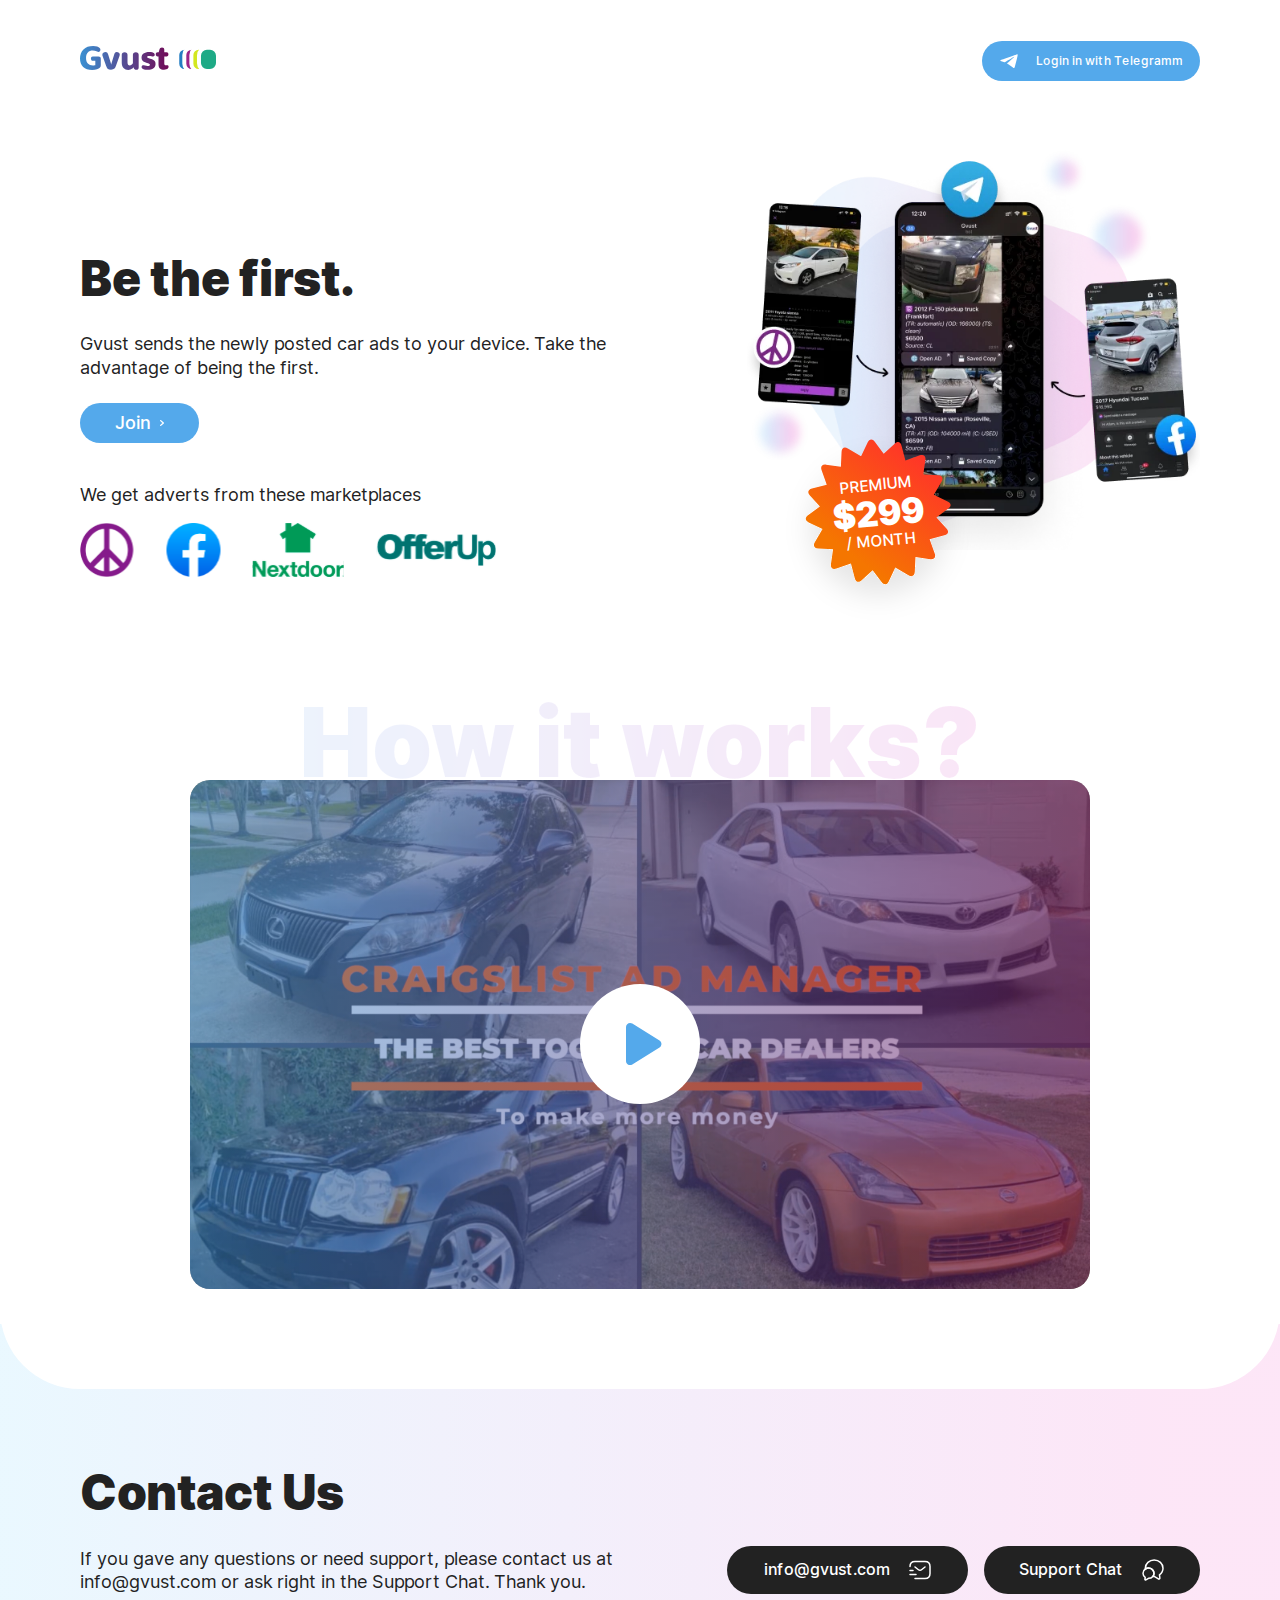
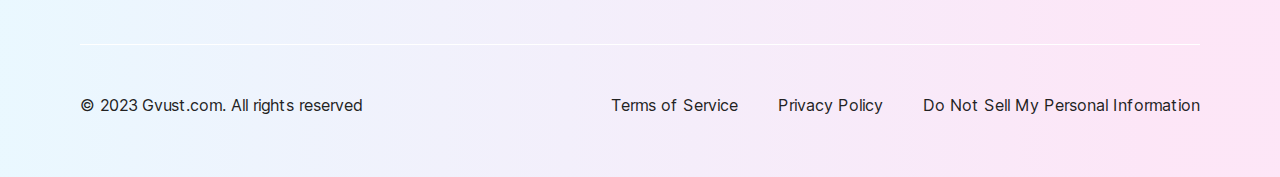
<file: index.html>
<!DOCTYPE html>
<html lang="en">
  <head>
    <meta charset="UTF-8" />
    <meta http-equiv="X-UA-Compatible" content="IE=edge" />
    <meta name="viewport" content="width=device-width, initial-scale=1.0" />
    <link rel="stylesheet" href="./css/fancybox.min.css" />
    <link rel="stylesheet" href="./css/selectize.min.css" />
    <link rel="stylesheet" href="./css/reset-style.css" />
    <link rel="stylesheet" href="./css/style.css" />
    <link
      rel="stylesheet"
      href="./css/tablet-style.css"
      media="(min-width: 768px)"
    />
    <link
      rel="stylesheet"
      href="./css/desk-style.css"
      media="(min-width: 1025px)"
    />
    <title>GVUST.COM</title>
  </head>
  <body>
    <header class="header">
      <div class="container">
        <div class="header-container">
          <div class="header-logo">
            <img src="./img/logo.svg" alt="logo" class="header-img" />
          </div>
          <a href="#" class="btn header__btn header__btn_mob_hide"
            ><img src="./img/logo-telegramm.svg" alt="logo-telegramm" />
            <span>Login in with Telegramm</span>
          </a>
        </div>
      </div>
    </header>
    <section class="section info">
      <div class="container">
        <div class="info-flex">
          <div class="info-img">
            <picture>
              <source srcset="./img/info.webp" type="image/webp" />
              <img class="info__img" src="./img/info.png" alt="info" />
            </picture>
            <div class="info__sticker">
              <div class="info__sticker-text">
                <span>Premium</span>
                <b>$299</b>
                <span>/ month</span>
              </div>
            </div>
          </div>
          <div class="info-grid">
            <div class="info-text">
              <h1 class="section__title info__title">Be the first.</h1>
              <p class="info__text">
                Gvust sends the newly posted car ads to your device. Take the
                advantage of being the first.
              </p>
              <a href="#" class="btn info__btn info__btn_desk_hide"
                ><img src="./img/logo-telegramm.svg" alt="logo-telegramm" />
                <span>Login in with Telegramm</span>
              </a>
              <a href="billing.html" class="btn info__btn info__btn_mob_hide"
                ><span>Join</span>
                <img src="./img/arrow-btn.svg" alt="logo-telegramm" />
              </a>
            </div>
            <div class="info-marketplaces">
              <span class="info-marketplaces__text"
                >We get adverts from these marketplaces</span
              >
              <ul class="info-marketplaces__list">
                <li class="info-marketplaces__list-item">
                  <img
                    src="./img/marketplaces-1.svg"
                    alt="marketplace"
                    class="info-marketplaces__img"
                  />
                </li>
                <li class="info-marketplaces__list-item">
                  <img
                    src="./img/marketplaces-2.svg"
                    alt="marketplace"
                    class="info-marketplaces__img"
                  />
                </li>
                <li class="info-marketplaces__list-item">
                  <img
                    src="./img/marketplaces-3.svg"
                    alt="marketplace"
                    class="info-marketplaces__img"
                  />
                </li>
                <li class="info-marketplaces__list-item">
                  <img
                    src="./img/marketplaces-4.svg"
                    alt="marketplace"
                    class="info-marketplaces__img"
                  />
                </li>
              </ul>
            </div>
          </div>
        </div>
        <div class="info-video">
          <span class="info-video__head">How it works?</span>
          <a
            data-fancybox
            href="https://www.youtube.com/watch?v=vQXvyV0zIP4"
            class="more info-video__link"
          >
            <div class="info-video__link-btn">
              <img src="./img/arrow-video.svg" alt="arrow" />
            </div>
          </a>
        </div>
      </div>
    </section>
    <footer class="footer">
      <div class="container">
        <div class="footer-flex">
          <div class="footer-text">
            <h2 class="section__title">Contact Us</h2>
            <p>
              If you gave any questions or need support, please contact us at
              info@gvust.com or ask right in the Support Chat. Thank you.
            </p>
          </div>
          <div class="footer__btn-links">
            <a href="#" class="footer__btn">
              <span>info@gvust.com</span>
              <img src="./img/footer-sms.svg" alt="" class="footer__btn-img" />
            </a>
            <a href="#" class="footer__btn footer__btn_width_small">
              <span>Support Chat</span>
              <img src="./img/footer-mess.svg" alt="" class="footer__btn-img" />
            </a>
          </div>
        </div>
        <div class="footer-info">
          <span class="footer-info__text"
            >© 2023 Gvust.com. All rights reserved</span
          >
          <div class="footer-info__links">
            <a href="#" class="footer-info__text">Terms of Service</a>
            <a href="#" class="footer-info__text">Privacy Policy</a>
            <a href="#" class="footer-info__text"
              >Do Not Sell My Personal Information</a
            >
          </div>
        </div>
      </div>
    </footer>
    <script src="./library/jquery.min.js"></script>
    <script src="./library/jquery.fancybox.min.js"></script>
    <script src="./library/jquery.selectize.min.js"></script>
    <script src="./library/jquery.mask.min.js"></script>
    <script src="./js/main.js"></script>
  </body>
</html>
</file>
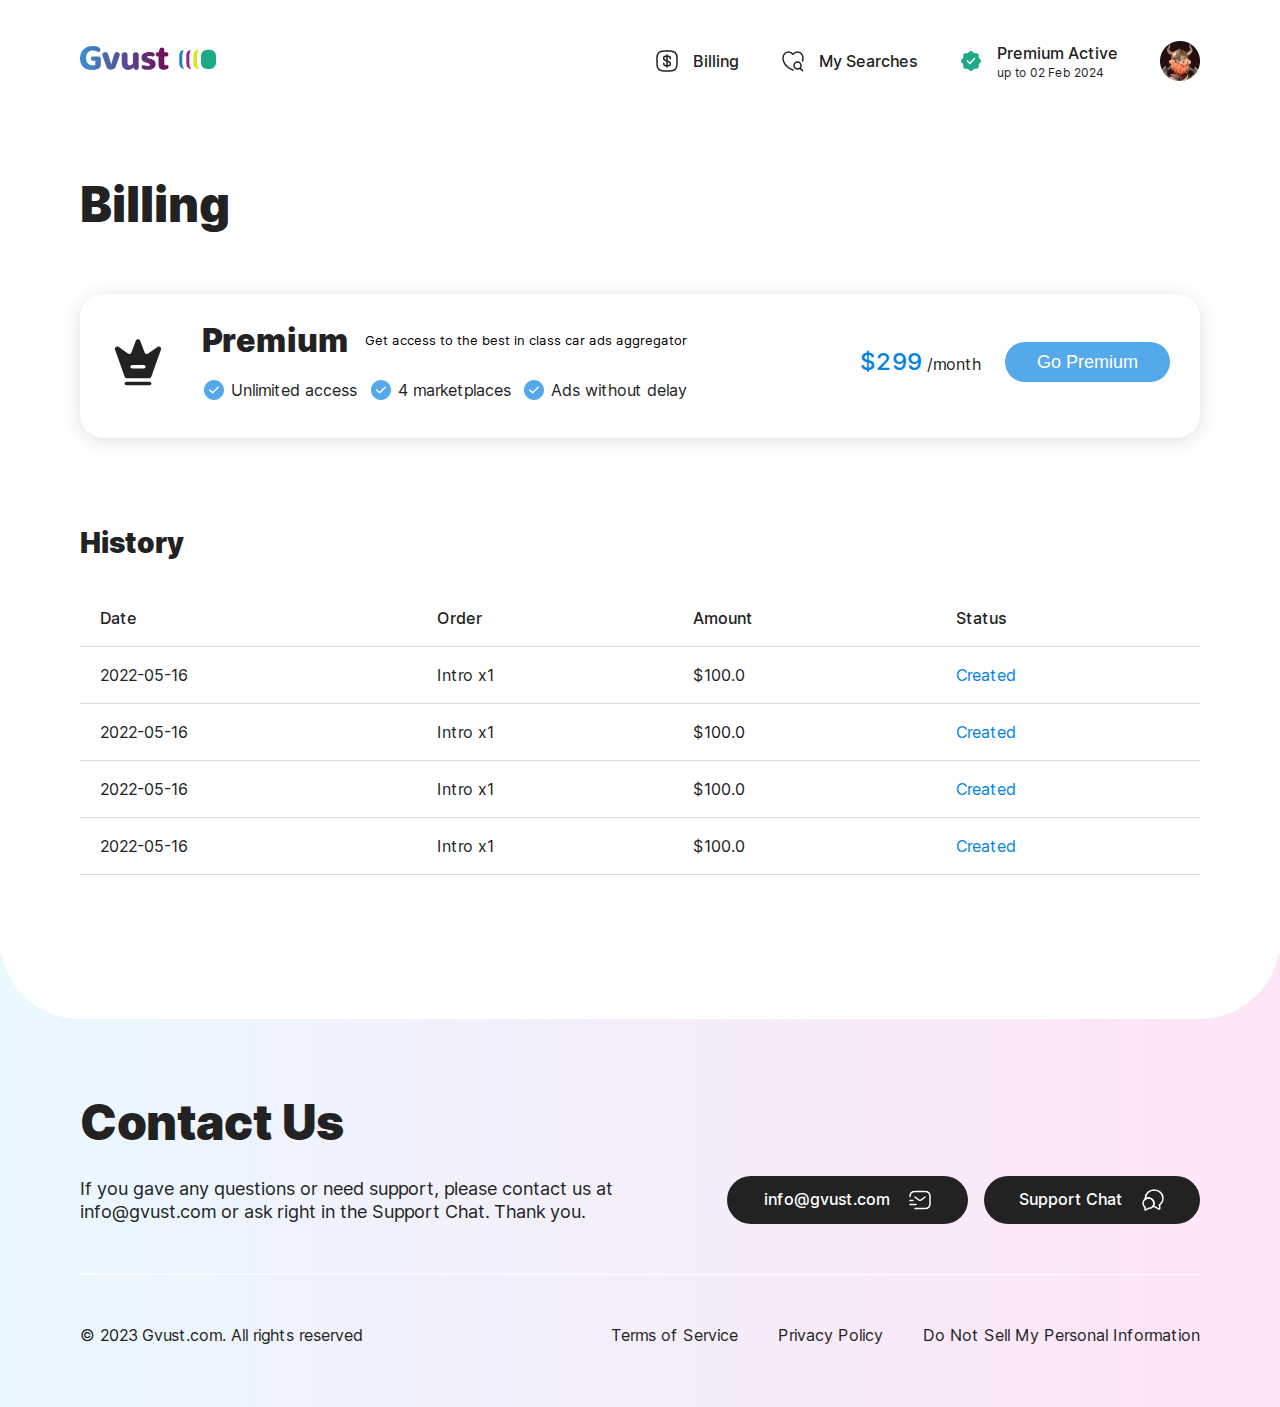
<file: billing.html>
<!DOCTYPE html>
<html lang="en">
  <head>
    <meta charset="UTF-8" />
    <meta http-equiv="X-UA-Compatible" content="IE=edge" />
    <meta name="viewport" content="width=device-width, initial-scale=1.0" />
    <link rel="stylesheet" href="./css/fancybox.min.css" />
    <link rel="stylesheet" href="./css/selectize.min.css" />
    <link rel="stylesheet" href="./css/reset-style.css" />
    <link rel="stylesheet" href="./css/style.css" />
    <link
      rel="stylesheet"
      href="./css/tablet-style.css"
      media="(min-width: 768px)"
    />
    <link
      rel="stylesheet"
      href="./css/desk-style.css"
      media="(min-width: 1025px)"
    />
    <title>Billing</title>
  </head>
  <body>
    <header class="header">
      <div class="container">
        <div class="header-container">
          <div class="header-logo">
            <img src="./img/logo.svg" alt="logo" class="header-img" />
          </div>
          <div class="header-info">
            <div class="burger">
              <span class="burger__line burger__line-top"></span>
              <span class="burger__line burger__line-center"></span>
              <span class="burger__line burger__line-bottom"></span>
            </div>
            <div class="header-info__menu js-header-menu">
              <div class="header-info__user">
                <img
                  class="header-info__user-img"
                  src="./img/user-test.png"
                  alt="user"
                />
              </div>
              <a href="#" class="headet-info__item header-info__subscription">
                <img src="./img/subscription.svg" alt="icon" />
                <div class="header-info__subscription-grid">
                  <span class="headr-info__text header-info__subscription-head"
                    >Premium Active</span
                  >
                  <span class="header-info__subscription-date"
                    >up to 02 Feb 2024</span
                  >
                </div>
              </a>
              <div class="headet-info__item headr-info__searches">
                <img src="./img/searches.svg" alt="icon" />
                <span class="headr-info__text">My Searches</span>
              </div>
              <div class="headet-info__item headr-info__billing">
                <img src="./img/billing.svg" alt="icon" />
                <span class="headr-info__text">Billing</span>
              </div>
            </div>
          </div>
        </div>
      </div>
    </header>
    <section class="section billing">
      <div class="container">
        <h1 class="section__title billing__title">Billing</h1>
        <div class="billing-info">
          <div class="billing-info__services">
            <div class="billing-info__icon">
              <img src="./img/premium.svg" alt="icon" />
              <span class="billing-info__head desk_hide">Premium</span>
            </div>
            <div class="billing-info__access">
              <div class="billing-info__access-top">
                <span class="billing-info__head mob_hide">Premium</span>
                <p class="billing-info__text">
                  Get access to the best in class car ads aggregator
                </p>
              </div>
              <ul class="billing-info__access-list">
                <li class="billing-info__access-item">
                  <img src="./img/premium-ok.svg" alt="icon" />
                  <span class="billing-info__access-text"
                    >Unlimited access</span
                  >
                </li>
                <li class="billing-info__access-item">
                  <img src="./img/premium-ok.svg" alt="icon" />
                  <span class="billing-info__access-text">4 marketplaces</span>
                </li>
                <li class="billing-info__access-item">
                  <img src="./img/premium-ok.svg" alt="icon" />
                  <span class="billing-info__access-text"
                    >Ads without delay</span
                  >
                </li>
              </ul>
            </div>
          </div>
          <div class="billing-info__price">
            <span class="billing-info__price-text">
              <span class="billing-info__price-text_color">$299</span>
              /month
            </span>
            <button class="billing-info__price-button btn">Go Premium</button>
          </div>
        </div>
        <div class="billing-history">
          <h2 class="history__title">History</h2>
          <div class="billing-history__info">
            <table class="billing-history__table">
              <tr>
                <th><b>Date</b></th>
                <th><b>Order</b></th>
                <th><b>Amount</b></th>
                <th><b>Status</b></th>
              </tr>
              <tr>
                <td>2022-05-16</td>
                <td>Intro x1</td>
                <td>$100.0</td>
                <td>Created</td>
              </tr>
              <tr>
                <td>2022-05-16</td>
                <td>Intro x1</td>
                <td>$100.0</td>
                <td>Created</td>
              </tr>
              <tr>
                <td>2022-05-16</td>
                <td>Intro x1</td>
                <td>$100.0</td>
                <td>Created</td>
              </tr>
              <tr>
                <td>2022-05-16</td>
                <td>Intro x1</td>
                <td>$100.0</td>
                <td>Created</td>
              </tr>
            </table>
          </div>
        </div>
      </div>
    </section>
    <footer class="footer">
      <div class="container">
        <div class="footer-flex">
          <div class="footer-text">
            <h2 class="section__title">Contact Us</h2>
            <p>
              If you gave any questions or need support, please contact us at
              info@gvust.com or ask right in the Support Chat. Thank you.
            </p>
          </div>
          <div class="footer__btn-links">
            <a href="#" class="footer__btn">
              <span>info@gvust.com</span>
              <img src="./img/footer-sms.svg" alt="" class="footer__btn-img" />
            </a>
            <a href="#" class="footer__btn footer__btn_width_small">
              <span>Support Chat</span>
              <img src="./img/footer-mess.svg" alt="" class="footer__btn-img" />
            </a>
          </div>
        </div>
        <div class="footer-info">
          <span class="footer-info__text"
            >© 2023 Gvust.com. All rights reserved</span
          >
          <div class="footer-info__links">
            <a href="#" class="footer-info__text">Terms of Service</a>
            <a href="#" class="footer-info__text">Privacy Policy</a>
            <a href="#" class="footer-info__text"
              >Do Not Sell My Personal Information</a
            >
          </div>
        </div>
      </div>
    </footer>
    <script src="./library/jquery.min.js"></script>
    <script src="./library/jquery.fancybox.min.js"></script>
    <script src="./library/jquery.selectize.min.js"></script>
    <script src="./library/jquery.mask.min.js"></script>
    <script src="./js/main.js"></script>
  </body>
</html>
</file>
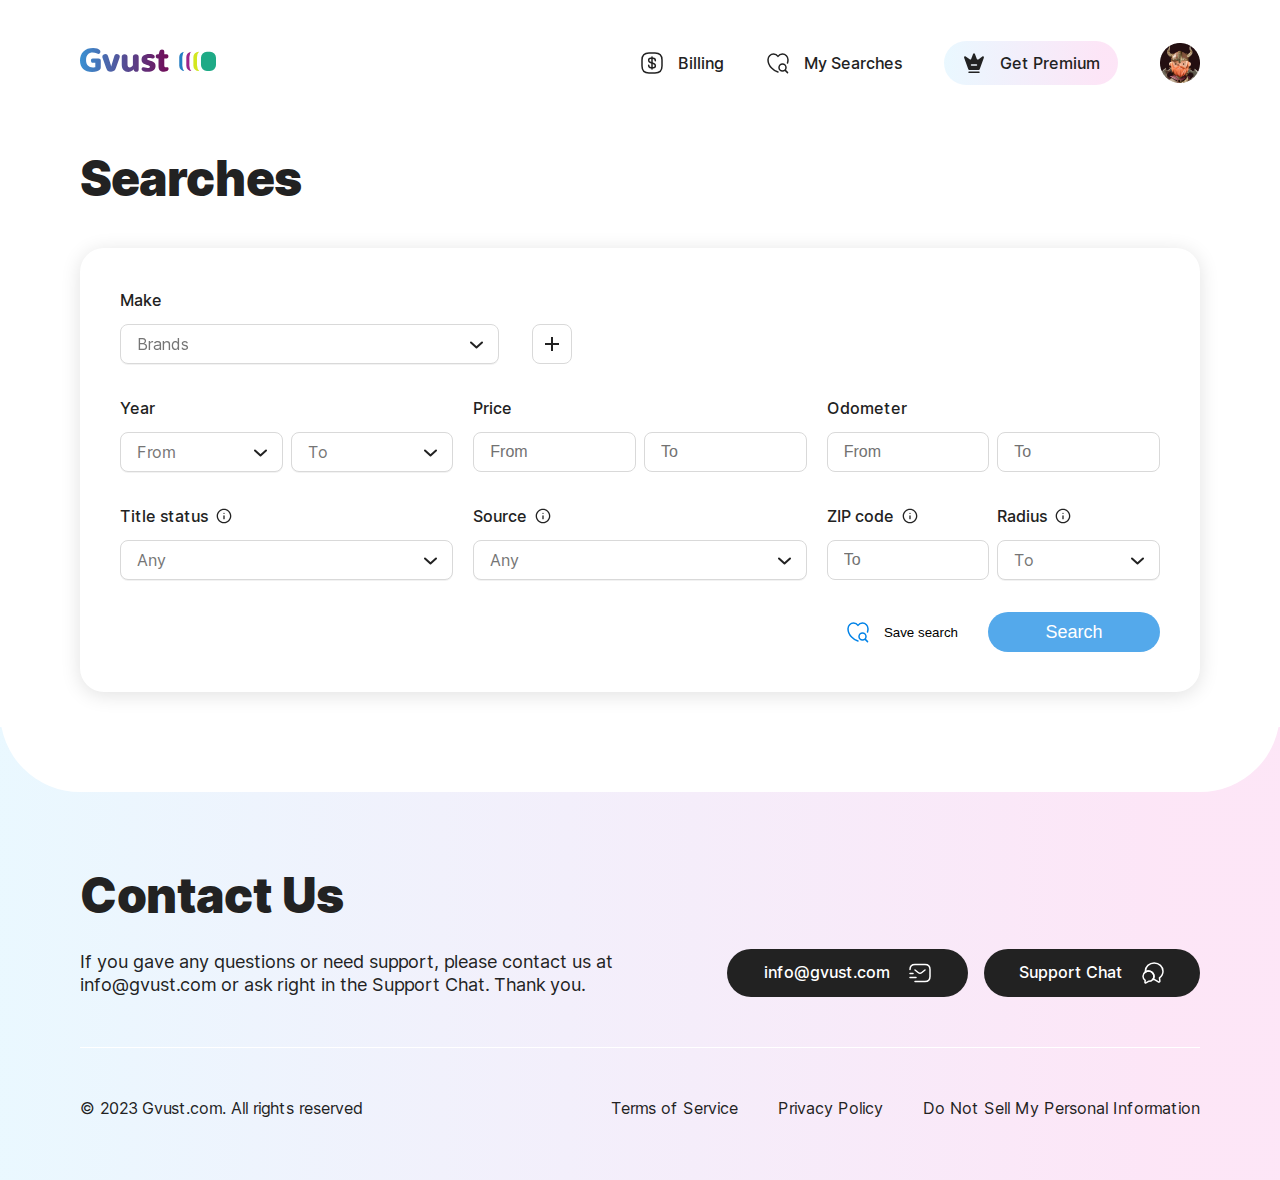
<file: searches.html>
<!DOCTYPE html>
<html lang="en">
  <head>
    <meta charset="UTF-8" />
    <meta http-equiv="X-UA-Compatible" content="IE=edge" />
    <meta name="viewport" content="width=device-width, initial-scale=1.0" />
    <link rel="stylesheet" href="./css/fancybox.min.css" />
    <link rel="stylesheet" href="./css/selectize.min.css" />
    <link rel="stylesheet" href="./css/reset-style.css" />
    <link rel="stylesheet" href="./css/style.css" />
    <link
      rel="stylesheet"
      href="./css/tablet-style.css"
      media="(min-width: 768px)"
    />
    <link
      rel="stylesheet"
      href="./css/desk-style.css"
      media="(min-width: 1025px)"
    />
    <title>Searches</title>
  </head>
  <body>
    <header class="header">
      <div class="container">
        <div class="header-container">
          <div class="header-logo">
            <img src="./img/logo.svg" alt="logo" class="header-img" />
          </div>
          <div class="header-info">
            <div class="burger">
              <span class="burger__line burger__line-top"></span>
              <span class="burger__line burger__line-center"></span>
              <span class="burger__line burger__line-bottom"></span>
            </div>
            <div class="header-info__menu js-header-menu">
              <div class="header-info__user">
                <img
                  class="header-info__user-img"
                  src="./img/user-test.png"
                  alt="user"
                />
              </div>
              <a
                href="#"
                class="headet-info__item header-info__subscription subscription__link"
              >
                <img src="./img/premium-small.svg" alt="icon" />
                <span class="headr-info__text header-info__subscription-head"
                  >Get Premium</span
                >
              </a>
              <div class="headet-info__item headr-info__searches">
                <img src="./img/searches.svg" alt="icon" />
                <span class="headr-info__text">My Searches</span>
              </div>
              <div class="headet-info__item headr-info__billing">
                <img src="./img/billing.svg" alt="icon" />
                <span class="headr-info__text">Billing</span>
              </div>
            </div>
          </div>
        </div>
      </div>
    </header>
    <section class="section searches">
      <div class="container">
        <h1 class="section__title">Searches</h1>
        <form method="" action="" class="searches-filter">
          <div class="searches-filter__property">
            <div class="searches-filter__property-brand js-container-select-brands">
              <div class="searches-filter__property-select">
                <span class="searches-filter__property-description">Make</span>
                <div class="searches-filter__property-brand-flex">
                  <div class="searches-filter__property-brand-flex-selects">
                    <div class="searches-filter__select-container js-select-block" data-index="0">
                      <select name="brand_0" id="" class="searches-filter__select js-select-brand" placeholder="Brands">
                        <!-- <option value="0">Brands</option> -->
                        <option value=""></option>
                        <option value="Audi">Audi</option>
                        <option value="BMW">BMW</option>
                        <option value="Mercedes-Benz">Mercedes-Benz</option>
                        <option value="Volkswagen">Volkswagen</option>
                      </select>
                    </div>
                  </div>
                  <div class="searches-filter__select-container-btns js-btns-select-brand">
                    <div class="block-btn" data-index="0">
                      <button class="searches-filter__property-button js-show-select-brand">
                        
                        <span
                          class="searches-filter__property-button-line button-line_position"
                        ></span>
                        <span
                          class="searches-filter__property-button-line button-line_vertical"
                        ></span>
                      </button>
                    </div>
                  </div>
                </div>
              </div>
            </div>
            <div class="searches-filter__property-flex">
              <div class="searches-filter__property-select">
                <span class="searches-filter__property-description">Year</span>
                <div class="searches-filter__property-container-flex">
                  <div class="searches-filter__select-container">
                    <select name="year_from" id="" class="searches-filter__select" placeholder="From">
                      <option></option>
                      <option value="20000">20 000</option>
                      <option value="30000">30 000</option>
                      <option value="40000">40 000</option>
                    </select>
                  </div>
                  <div class="searches-filter__select-container">
                    <select name="year_to" id="" class="searches-filter__select" placeholder="To">
                      <option></option>
                      <option value="100000">100 000</option>
                      <option value="150000">150 000</option>
                      <option value="200000">200 000</option>
                    </select>
                  </div>
                </div>
              </div>
              <div class="searches-filter__property-select">
                <span class="searches-filter__property-description">Price</span>
                <div class="searches-filter__property-container-flex">
                  <div class="searches-filter__select-container">
                    <input name="price_from" class="searches-filter__input js-mask-price" type="text" placeholder="From">
                  </div>
                  <div class="searches-filter__select-container">
                    <input name="price_to" class="searches-filter__input js-mask-price" type="text" placeholder="To">
                  </div>
                </div>
              </div>
              <div class="searches-filter__property-select">
                <span class="searches-filter__property-description">Odometer</span>
                <div class="searches-filter__property-container-flex">
                  <div class="searches-filter__select-container">
                    <input name="odometer_from" class="searches-filter__input" type="text" placeholder="From">
                  </div>
                  <div class="searches-filter__select-container">
                    <input name="odometer_to" class="searches-filter__input" type="text" placeholder="To">
                  </div>
                </div>
              </div>
              </div>
              <div class="searches-filter__property-flex">
              <div class="searches-filter__property-select">
                <span class="searches-filter__property-description">Title status <img src="./img/select-icon.svg" alt="icon"></span>
                  <div class="searches-filter__select-container">
                    <select name="title_status" id="" class="searches-filter__select" placeholder="Any">
                      <option></option>
                    </select>
                  </div>
              </div>
              <div class="searches-filter__property-select">
                <span class="searches-filter__property-description">Source <img src="./img/select-icon.svg" alt="icon"></span>
                  <div class="searches-filter__select-container">
                    <select name="source" id="" class="searches-filter__select" placeholder="Any">
                      <option></option>
                    </select>
                  </div>
              </div>
              <div class="searches-filter__property-select">
                <div class="searches-filter__property-container-flex">
                  <div class="searches-filter__select-container">
                    <span class="searches-filter__property-description">ZIP code <img src="./img/select-icon.svg" alt="icon"></span>
                    <input name="zip_code" class="searches-filter__input" type="text" placeholder="To">
                  </div>
                  <div class="searches-filter__select-container">
                    <span class="searches-filter__property-description">Radius <img src="./img/select-icon.svg" alt="icon"></span>
                    <select name="radius" id="" class="searches-filter__select" placeholder="To">
                      <option></option>
                    </select>
                  </div>
                </div>
              </div>
            </div>
            <div class="searches-filter__property-flex-btns">
              <button class="searches-filter__property-btn searches-filter__property-btn_no_background">
                <img src="./img/searche-color.svg" alt="icon">
                <span>Save search</span>
              </button>
              <button class="searches-filter__property-btn btn">
                Search
              </button>
            </div>
          </div>
        </form>
      </div>
    </section>
    <footer class="footer">
      <div class="container">
        <div class="footer-flex">
          <div class="footer-text">
            <h2 class="section__title">Contact Us</h2>
            <p>
              If you gave any questions or need support, please contact us at
              info@gvust.com or ask right in the Support Chat. Thank you.
            </p>
          </div>
          <div class="footer__btn-links">
            <a href="#" class="footer__btn">
              <span>info@gvust.com</span>
              <img src="./img/footer-sms.svg" alt="" class="footer__btn-img" />
            </a>
            <a href="#" class="footer__btn footer__btn_width_small">
              <span>Support Chat</span>
              <img src="./img/footer-mess.svg" alt="" class="footer__btn-img" />
            </a>
          </div>
        </div>
        <div class="footer-info">
          <span class="footer-info__text"
            >© 2023 Gvust.com. All rights reserved</span
          >
          <div class="footer-info__links">
            <a href="#" class="footer-info__text">Terms of Service</a>
            <a href="#" class="footer-info__text">Privacy Policy</a>
            <a href="#" class="footer-info__text"
              >Do Not Sell My Personal Information</a
            >
          </div>
        </div>
      </div>
    </footer>
    <script src="./library/jquery.min.js"></script>
    <script src="./library/jquery.fancybox.min.js"></script>
    <script src="./library/jquery.selectize.min.js"></script>
    <script src="./library/jquery.mask.min.js"></script>
    <script src="./js/main.js"></script>
  </body>
</html>
</file>
<file: css/style.css>
@font-face {
    font-family: 'Inter';
    src: local('Inter Regular'), local('Inter-Regular'),
        url('../fonts/Inter-Regular.woff2') format('woff2'),
        url('../fonts/Inter-Regular.woff') format('woff'),
        url('../fonts/Inter-Regular.ttf') format('truetype');
    font-weight: 400;
    font-style: normal;
}

@font-face {
    font-family: 'Inter';
    src: local('Inter Medium'), local('Inter-Medium'),
        url('../fonts/Inter-Medium.woff2') format('woff2'),
        url('../fonts/Inter-Medium.woff') format('woff'),
        url('../fonts/Inter-Medium.ttf') format('truetype');
    font-weight: 500;
    font-style: normal;
}

@font-face {
    font-family: 'Inter';
    src: local('Inter Black'), local('Inter-Black'),
        url('../fonts/Inter-Black.woff2') format('woff2'),
        url('../fonts/Inter-Black.woff') format('woff'),
        url('../fonts/Inter-Black.ttf') format('truetype');
    font-weight: 900;
    font-style: normal;
}

body {
    font-family: 'Inter';
}

.btn {
    border: none;
    background: #54A9EB;
    border-radius: 56px;

    display: flex;
    align-items: center;
    justify-content: center;
    gap: 10px;
    height: 40px;

    font-weight: 500;
    font-size: 18px;
    line-height: 22px;
    color: #FFFFFF;

    cursor: pointer;
}

.container {
    padding: 0 16px;
    margin: 0 auto;
}

.section {
    background: #FFFFFF;
    border-radius: 40px;
    padding-bottom: 40px;
}

.section__title {
    font-weight: 900;
    font-size: 32px;
    line-height: 39px;
    color: #222222;
}

.header {
    padding: 21px 0;
}

.header-container {
    display: flex;
    align-items: center;
    justify-content: space-between;
}

.header__btn_mob_hide {
    display: none;
}

.burger {
    display: grid;
    row-gap: 3px;
}

.burger__line {
    display: block;

    height: 3px;

    background: linear-gradient(90deg, #3A90D2 0%, #710B57 100%);

    margin-left: auto;

    transition: all .4s;
    overflow: hidden;
}

.burger__line-top {
    width: 30px;
}

.header.active .burger__line-top {
    width: 20px;
}

.burger__line-center {
    width: 25px;
}

.burger__line-bottom {
    width: 20px;
}

.header.active .burger__line-bottom {
    width: 30px;
}

.header-info__menu {
    position: fixed;
    right: -100%;
    top: 71px;
    z-index: 2;

    background: #FFFFFF;

    width: 100%;


    display: flex;
    flex-direction: column;
    align-items: flex-end;
    gap: 20px;

    padding: 0 16px 50px;

    border-radius: 0 0 30px 30px;

    transition: all .4s;

    -webkit-box-shadow: 0px 8px 8px 0px rgb(34 60 80 / 20%);
    -moz-box-shadow: 0px 8px 8px 0px rgba(34, 60, 80, 0.2);
    box-shadow: 0px 8px 8px 0px rgb(34 60 80 / 20%);
}

.header.active .header-info__menu {
    right: 0;
}

.headr-info__text {
    font-weight: 500;
    font-size: 16px;
    line-height: 24px;
    color: #222222;
}

.header-info__subscription {
    text-decoration: none;
}

.header-info__subscription-grid {
    display: grid;

    text-align: right;
}

.header-info__subscription-date {
    font-weight: 400;
    font-size: 12px;
    line-height: 130%;
    color: #222222;
}

.header-info__user {
    width: 40px;
    height: 40px;

    border-radius: 50%;
}

.header-info__user-img {
    width: 100%;
    height: 100%;
}

.headet-info__item {
    display: flex;
    align-items: center;
    gap: 14px;
    flex-direction: row-reverse;

    cursor: pointer;
}

.info {
    position: relative;
    z-index: 1;
}

.info-flex {
    display: flex;
    flex-direction: column;
    gap: 42px;
}

.info-grid {
    display: grid;
    grid-row-gap: 32px;
}

.info-img {
    position: relative;
}

.info__img {
    width: 82%;
    margin: 20px auto 0;
    display: block;
}

.info__sticker {
    width: 140px;
    height: 140px;
    background-image: url(../img/sticker.svg);
    background-repeat: no-repeat;
    background-size: cover;
    padding: 37px;
    position: absolute;
    left: 19px;
    bottom: -23px;
}

.info__sticker-text {
    display: grid;
    text-align: center;
    font-weight: 500;
    font-size: 10.0132px;
    line-height: 130%;
    color: #FFF;
    text-transform: uppercase;
    transform: rotate(-5.7deg);
}

.info__sticker-text b {
    font-weight: 900;
    font-size: 23px;
    line-height: 23px;
}

.info-text {
    display: grid;
    gap: 16px;
}

.info__text {
    font-weight: 400;
    font-size: 16px;
    line-height: 130%;
    color: #222222;
}

.info__btn {
    font-weight: 500;
    font-size: 13px;
    line-height: 15px;
    color: #FFF;
    text-decoration: none;

    width: 218px;
}

.info__btn_mob_hide {
    display: none;
}

.info__btn img {
    width: 18px;
}


.info-marketplaces__list {
    display: flex;
    justify-content: space-between;
    align-items: center;
    gap: 30px;
}

.info-marketplaces__text {
    display: none;
}

.info-marketplaces__img {
    width: 100%;
}

.info-video {
    margin-top: 24px;
}


.info-video__head {
    background: linear-gradient(90deg, #29BAFF -1.01%, #E900AD 91.52%);
    -webkit-background-clip: text;
    -webkit-text-fill-color: transparent;
    background-clip: text;
    text-fill-color: transparent;
    font-weight: 900;
    font-size: 35px;
    line-height: 37px;
    opacity: 0.1;

    display: block;
    text-align: center;
}

.info-video__link {
    height: 193px;
    width: 100%;

    display: block;

    border-radius: 20px;

    background-image: url(../img/video-prev.png);
    background-position: center;
    background-size: cover;

    position: relative;

    margin-top: -10px;
}

.info-video__link::before {
    content: "";
    display: block;
    width: 100%;
    height: 100%;
    position: absolute;
    top: 0;
    left: 0;
    z-index: 1;
    background: linear-gradient(90deg, #3A90D2 0%, #710B57 100%);
    opacity: 0.5;
    border-radius: 20px;
}

.info-video__link-btn {
    position: absolute;

    width: 64px;
    height: 64px;

    border-radius: 50%;

    background: #FFF;

    display: flex;
    align-items: center;
    justify-content: center;

    padding: 20px 20px 20px 24px;

    top: 65px;
    left: 50%;
    transform: translate3d(-50%, 0, 0);
    z-index: 2;
}

.info-video__link-btn img {
    width: 100%;
    height: 100px;
}

.billing__title {
    padding: 30px 0 20px;
}

.billing-info {
    display: flex;
    flex-direction: column;
    gap: 20px;
}

.billing-info__icon {
    display: flex;
    align-items: center;
    gap: 14px;
}

.billing-info__price {
    display: flex;
    flex-direction: column;
    gap: 10px;
}

.billing-info__price-text {
    font-weight: 400;
    font-size: 16px;
    line-height: 130%;
    color: #222222;
}

.billing-info__price-text_color {
    font-weight: 500;
    font-size: 24px;
    line-height: 29px;
    color: #0082E7;
}

.billing-info__head {
    font-weight: 900;
    font-size: 32px;
    line-height: 39px;
    color: #222222;
}

.billing-info__head.mob_hide {
    display: none;
}

.billing-info__text {
    font-weight: 400;
    font-size: 13px;
    line-height: 130%;
}

.billing-info__access {
    display: flex;
    flex-direction: column;
    gap: 20px;

    margin-top: 10px;
}

.billing-info__access-list {
    display: flex;
    flex-direction: column;
    gap: 10px;
}

.billing-info__access-item {
    display: flex;
    align-items: center;
    gap: 5px;
}

.billing-info__access-text {
    font-weight: 400;
    font-size: 16px;
    line-height: 130%;
    color: #222222;
}

.billing-history {
    padding: 30px 0 0;
}

.history__title {
    font-weight: 900;
    font-size: 28px;
    line-height: 30px;
    color: #222222;
}

.billing-history__info {
    overflow-x: scroll;
    overflow-y: hidden;
}

.billing-history__table {
    width: 100%;

    text-align: left;
}

.billing-history__table th {
    font-weight: 500;
    font-size: 16px;
    line-height: 24px;
    color: #222222;

    padding: 16px 20px;
}

.billing-history__table td {
    font-weight: 400;
    font-size: 16px;
    line-height: 24px;
    color: #222222;

    padding: 16px 20px;

    white-space: nowrap;
}

.billing-history__table tr td:last-child {
    color: #0082E7;
}

.billing-history__table tr {
    border-bottom: 1px solid #D9D9D9;
}

.subscription__link {
    background: linear-gradient(90deg, rgba(41, 186, 255, 0.1) -1.01%, rgba(233, 0, 173, 0.1) 91.52%);
    border-radius: 40px;

    padding: 10px 18px;
}



.searches-filter {
    padding: 20px;
    background: #FFFFFF;
    box-shadow: 0px 3px 20px rgb(0 0 0 / 12%);
    border-radius: 24px;
    margin-top: 40px;
}

.searches-filter__property-description {
    font-weight: 500;
    font-size: 16px;
    line-height: 24px;
    color: #222222;

    display: flex;
    display: flex;
    gap: 8px;

    margin-bottom: 12px;
}

.searches-filter__property-button {
    width: 40px;
    height: 40px;

    border-radius: 8px;

    border: 1px solid #D9D9D9;

    background: none;

    position: relative;

    padding: 0;

    display: flex;
    justify-content: center;
    align-items: center;

    cursor: pointer;
}

.searches-filter__property-button-line {
    width: 14px;
    height: 2px;

    background: #222222;

    display: block;
}

.searches-filter__property-button-line.button-line_vertical {
    transform: rotate(90deg);

    transition: all .3s;
}

.searches-filter__property-button-line.button-line_position {
    position: absolute;
    left: 50%;
    transform: translate3d(-50%, 0, 0);
}

.select2-search {
    display: none;
}

.searches-filter .selectize-control.single .selectize-input:after {
    border: none;

    background: url(../img/arrow-select.svg)no-repeat;

    width: 13px;
    height: 11px;

}

.searches-filter .select2-container--default .select2-selection--single .select2-selection__arrow {
    right: 16px;

    height: 100%;
}

.searches-filter .selectize-control.single .selectize-input {
    background: #FFFFFF;
    border: 1px solid #D9D9D9;
    border-radius: 8px;

    height: 40px;
    display: flex;
    align-items: center;

    padding-left: 16px;
}

.searches-filter .selectize-control.single .selectize-input input,
.selectize-input>* {
    font-weight: 400;
    font-size: 13px;
    line-height: 15px;
    color: #222222;
}

.searches-filter .selectize-dropdown .selected {
    background: #54A9EB;
}

.searches-filter .selectize-dropdown [data-selectable].option {
    padding: 10px 16px;
}

.searches-filter .selectize-dropdown.single {
    border-color: #D9D9D9;
}


.searches-filter__property {
    display: flex;
    flex-direction: column;
    gap: 32px;
}

.searches-filter__property-flex {
    display: flex;
    flex-direction: column;
    gap: 20px;
}

.searches-filter__property-select {
    width: 100%;
}

.searches-filter__property-brand-flex {
    display: flex;
    align-items: flex-start;
    gap: 15px;
}

.searches-filter__property-brand-flex-selects {
    display: flex;
    flex-direction: column;
    gap: 10px;

    width: 100%;
}

.searches-filter__select-container.select_hidden {
    display: none;
}

.searches-filter__property-brand.active .searches-filter__select-container.select_hidden {
    display: block;
}

.searches-filter__property-button.active .searches-filter__property-button-line.button-line_vertical {
    transform: rotate(270deg);
}

/* .searches-filter__property-button-line.button-line_vertical.active {
    transform: rotate(180deg);
}

.searches-filter__property-button-line.button-line_position.active+.searches-filter__property-button-line.button-line_vertical {
    transform: rotate(180deg);
} */

.searches-filter__property-container-flex {
    display: flex;
    align-items: center;
    gap: 8px;
}

.searches-filter__select-container {
    flex-basis: 50%;
}

.searches-filter__select-container-btns {
    display: flex;
    flex-direction: column;
    gap: 10px;
}

.searches-filter__input {
    width: 100%;
    height: 40px;

    border: 1px solid #D9D9D9;

    padding-left: 16px;

    font-weight: 400;
    font-size: 16px;
    line-height: 24px;
    color: #222222;

    border-radius: 8px;

    display: block;
}

.searches-filter__input::placeholder {
    color: #727272;
}

.searches-filter__property-flex-btns {
    display: flex;
    align-items: center;
    gap: 24px;
}

.searches-filter__property-btn_no_background {
    background: none;

    display: flex;
    align-items: center;
    gap: 14px;

    cursor: pointer;
}

.searches-filter__property-btn {
    flex-basis: 100%;
}

.footer {
    position: relative;

    padding-top: 90px;
    margin-top: -40px;
}

.footer-flex {
    padding-bottom: 50px;

    border-bottom: 1px solid #FFFFFF;
}

.footer::before {
    content: "";
    width: 100%;
    height: 100%;
    background: linear-gradient(90deg, #29BAFF -1.01%, #E900AD 91.52%);
    opacity: 0.1;
    position: absolute;
    top: 0;
    left: 0;
    z-index: -1;
}

.footer-text {
    font-weight: 400;
    font-size: 16px;
    line-height: 130%;
    color: #222222;
}

.footer-text p {
    margin: 32px 0 16px;
}

.footer__btn-links {
    display: grid;
    grid-row-gap: 16px;
}

.footer__btn {
    background: #222222;

    border-radius: 56px;

    font-weight: 500;
    font-size: 16px;
    line-height: 130%;
    color: #FFF;
    text-decoration: none;

    display: flex;
    align-items: center;
    justify-content: center;
    gap: 18px;

    height: 48px;
    width: 225px;
}

.footer__btn_width_small {
    width: 203px;
}

.footer-info {
    padding-top: 50px;
}

.footer-info__text {
    font-weight: 400;
    font-size: 14px;
    line-height: 130%;
    color: #222222;
    text-decoration: none;
}

.footer-info__links {
    display: grid;
    grid-row-gap: 16px;

    padding: 24px 0;
}


@media screen and (min-width: 375px) {
    .info-video__head {
        font-size: 44px;
        line-height: 53px;
    }

    .billing-info__price-button {
        width: 250px;
    }

    .searches-filter__property-brand-flex {
        gap: 33px;
    }

    .searches-filter .selectize-control.single .selectize-input input,
    .selectize-input>* {
        font-size: 16px;
        line-height: 24px;
    }
}


@media screen and (min-width: 530px) {
    .info-img {
        width: 455px;
        margin: 0 auto;
    }

    .info__sticker {
        left: 61px;
    }

    .info-video__link-btn {
        top: 102px;
    }

    .info-video__link {
        height: 265px;
    }

    .searches-filter {
        padding: 40px;
    }
}
</file>
<file: css/tablet-style.css>
.container {
    padding: 0 32px;
}

.header-info__menu {
    padding: 0 32px 50px;
}

.info-video__link {
    height: 361px;
    width: 600px;
    margin: 0 auto;
}

.info-video__link-btn {
    top: 153px;
}

.billing-history__info {
    margin-top: 32px;
}

@media screen and (min-width: 1024px) {
    .container {
        padding: 0 48px;
    }

    .footer {
        margin-top: -65px;
    }

    .burger {
        display: none;
    }

    .header-info__menu {
        padding: 0;

        position: static;

        flex-direction: row-reverse;
        align-items: center;
        gap: 42px;

        box-shadow: none;
    }

    .header-info__subscription-grid {
        text-align: left;
    }

    .headet-info__item {
        flex-direction: row;
    }

    .billing-info__head.desk_hide {
        display: none;
    }

    .billing-info__head.mob_hide {
        display: block;
    }

    .billing-info {
        flex-direction: row;
        justify-content: space-between;

        margin-top: 40px;
        padding: 27px 30px 36px;

        background: #FFFFFF;
        box-shadow: 0px 3px 20px rgba(0, 0, 0, 0.12);
        border-radius: 24px;
    }

    .billing-info__services {
        display: flex;
        align-items: center;
        gap: 36px;
    }

    .billing-info__access {
        margin-top: 0;

        gap: 18px;
    }

    .billing-info__access-top {
        display: flex;
        align-items: center;
        gap: 16px;
    }

    .billing-info__access-list {
        flex-direction: row;
        justify-content: space-between;
    }

    .billing-info__price-button {
        width: 165px;
    }

    .billing-history {
        margin-top: 60px;
    }

    .searches-filter__property-flex {
        flex-direction: row;
    }

    .searches-filter__property-flex-btns {
        justify-content: flex-end;
    }

    .searches-filter__property-btn {
        width: 172px;
        flex-basis: auto;
    }

    .searches-filter__property-btn_no_background {
        justify-content: flex-end;
    }

    .searches-filter__property-brand {
        width: 452px;
    }
}
</file>
<file: css/desk-style.css>
.container {
    padding: 0 320px;
    width: 1920px;
}

.section {
    padding-bottom: 100px;
    border-radius: 80px;
}

.section__title {
    font-size: 48px;
    line-height: 58px;
}

.header {
    padding: 41px 0 65px;
}

.header__btn_mob_hide {
    display: flex;
}

.header__btn {
    width: 300px;

    font-weight: 500;
    font-size: 18px;
    line-height: 22px;
    text-decoration: none;
    color: #FFFFFF;

    align-items: center;
    justify-content: center;
    gap: 18px;
}

.header__btn img {
    width: 18px;
}

.info-flex {
    flex-direction: row;
    align-items: center;
    gap: 140px;
    justify-content: space-between;
}

.info-img {
    order: 2;
    width: auto;
    margin: 0;
    height: 543px;
}

.info__img {
    height: 100%;
    width: auto;
}

.info__text {
    font-size: 18px;
    line-height: 130%;
}

.info-text {
    gap: 24px;
}

.info-marketplaces__text {
    display: block;

    font-weight: 400;
    font-size: 18px;
    line-height: 130%;
    color: #222222;

    margin-bottom: 16px;
}

.info-grid {
    grid-row-gap: 40px;
}

.info__sticker {
    width: 200px;
    height: 200px;

    padding: 47px;
}

.info__sticker-text {
    font-size: 15.399px;
    line-height: 130%;
}

.info__sticker-text b {
    font-size: 35px;
    line-height: 36px;
}

.info__btn_desk_hide {
    display: none;
}

.info__btn_mob_hide {
    display: flex;
}

.info__btn img {
    width: 4px;
}

.info__btn {
    width: 119px;

    font-size: 18px;
    line-height: 22px;
}


.info-video__head {
    font-size: 96px;
    line-height: 116px;

    display: block;
    margin-bottom: -20px;
}

.info-video__link {
    width: 1200px;
    height: 675px;
}

.info-video__link-btn {
    width: 120px;
    height: 120px;
    padding: 38px 38px 38px 46px;
    top: 278px;
}

.billing {
    padding-bottom: 144px;
}


.billing-info__price {
    flex-direction: row;
    align-items: center;
    gap: 24px;
}

.billing-info__access-list {
    gap: 26px;
}


.footer {
    padding-top: 140px;

    padding-bottom: 61px;
}

.footer-flex {
    display: flex;
    justify-content: space-between;
    align-items: flex-end;
    gap: 40px;
}

.footer-text {
    font-size: 18px;
    line-height: 130%;
}

.footer__btn-links {
    display: flex;
    gap: 16px;
}

.footer__btn {
    width: 241px;
}

.footer__btn_width_small {
    width: 216px;
}

.footer-text p {
    margin: 25px 0 0;
}

.footer-info {
    display: flex;
    justify-content: space-between;
}

.footer-info__text {
    font-size: 16px;
    line-height: 130%;
}

.footer-info__links {
    display: flex;
    gap: 40px;

    padding: 0;
}

@media screen and (max-width: 1920px) {
    .container {
        width: 100%;
    }
}


@media screen and (max-width: 1700px) {
    .container {
        padding: 0 120px;
    }

    .header__btn {
        width: 218px;
        font-size: 12px;
        line-height: 14px;
    }

    .info-img {
        height: 514px;
    }

    .info-grid {
        margin-top: 25px;
    }

    .info-marketplaces {
        width: 416px;
    }

    .info__img {
        margin-right: 26px;
        margin-top: -25px;
    }

    .info__sticker {
        left: 31px;
        bottom: 32px;
    }
}

@media screen and (max-width: 1440px) {
    .info-video__link {
        width: 100%;
    }
}

@media screen and (max-width: 1366px) {
    .info__img {
        width: 100%;
        height: auto;
        margin: 0;
    }

    .info-flex {
        gap: 50px;
    }
}

@media screen and (max-width: 1280px) {
    .container {
        padding: 0 80px;
    }

    .info-video__link {
        height: 509px;
        width: 900px;
    }

    .info-video__link-btn {
        top: 204px;
    }

    .billing-info__access-list {
        gap: 10px;
    }
}

@media screen and (max-width: 1155px) {
    .billing-info__price {
        flex-direction: column;
        gap: 10px;
    }
}

@media screen and (max-width: 1055px) {
    .footer-info__links {
        gap: 20px;
    }
}
</file>
<file: css/selectize.min.css>
.selectize-control.plugin-drag_drop.multi>.selectize-input.dragging{overflow:visible}.selectize-control.plugin-drag_drop.multi>.selectize-input>div.ui-sortable-placeholder{visibility:visible!important;background:#f2f2f2!important;background:rgba(0,0,0,.06)!important;border:0 none!important;box-shadow:inset 0 0 12px 4px #fff}.selectize-control.plugin-drag_drop .ui-sortable-placeholder::after{content:"!";visibility:hidden}.selectize-control.plugin-drag_drop .ui-sortable-helper{box-shadow:0 2px 5px rgba(0,0,0,.2)}.selectize-dropdown.plugin-dropdown_header .selectize-dropdown-header{position:relative;padding:10px 8px;border-bottom:1px solid #d0d0d0;background:#f8f8f8;border-radius:3px 3px 0 0}.selectize-dropdown.plugin-dropdown_header .selectize-dropdown-header-close{position:absolute;right:8px;top:50%;color:#303030;opacity:.4;margin-top:-12px;line-height:20px;font-size:20px!important;text-decoration:none}.selectize-dropdown.plugin-dropdown_header .selectize-dropdown-header-close:hover{color:#000}.selectize-dropdown.plugin-optgroup_columns .selectize-dropdown-content{display:flex}.selectize-dropdown.plugin-optgroup_columns .optgroup{border-right:1px solid #f2f2f2;border-top:0 none;flex-grow:1;flex-basis:0;min-width:0}.selectize-dropdown.plugin-optgroup_columns .optgroup:last-child{border-right:0 none}.selectize-dropdown.plugin-optgroup_columns .optgroup:before{display:none}.selectize-dropdown.plugin-optgroup_columns .optgroup-header{border-top:0 none}.selectize-control.plugin-remove_button .item{display:inline-flex;align-items:center;padding-right:0!important}.selectize-control.plugin-remove_button .item .remove{color:inherit;text-decoration:none;vertical-align:middle;display:inline-block;padding:2px 6px;border-left:1px solid #0073bb;border-radius:0 2px 2px 0;box-sizing:border-box;margin-left:6px}.selectize-control.plugin-remove_button .item .remove:hover{background:rgba(0,0,0,.05)}.selectize-control.plugin-remove_button .item.active .remove{border-left-color:#00578d}.selectize-control.plugin-remove_button .disabled .item .remove:hover{background:0}.selectize-control.plugin-remove_button .disabled .item .remove{border-left-color:#aaa}.selectize-control.plugin-clear_button .clear{text-decoration:none;display:flex;position:absolute;height:100%;width:25px;top:0;right:calc(8px - 6px);color:#000;opacity:.4;font-weight:700;border:0;cursor:pointer;z-index:1;font-size:21px;justify-content:center;align-items:center}.selectize-control.plugin-clear_button .clear:hover{opacity:1}.selectize-control.plugin-clear_button.single .clear{right:calc(8px - 6px + 1.5rem)}.selectize-dropdown.plugin-auto_position.selectize-position-top{border-top:1px solid #d0d0d0;border-bottom:0 none;border-radius:3px 3px 0 0;box-shadow:0 -6px 12px rgba(0,0,0,.18)}.selectize-control.plugin-auto_position .selectize-input.selectize-position-top.dropdown-active{border-radius:0 0 3px 3px;border-top:0 none}.selectize-control.plugin-auto_position .selectize-input.selectize-position-top.dropdown-active::before{top:0;bottom:unset}.selectize-control{position:relative}.selectize-dropdown,.selectize-input,.selectize-input input{color:#303030;font-family:inherit;font-size:13px;line-height:18px;font-smoothing:inherit}.selectize-control.single .selectize-input.input-active,.selectize-input{background:#fff;cursor:text;display:inline-block}.selectize-input{border:1px solid #d0d0d0;padding:8px 8px;display:inline-block;width:100%;position:relative;z-index:1;box-sizing:border-box;box-shadow:inset 0 1px 1px rgba(0,0,0,.1);border-radius:3px}.selectize-control.multi .selectize-input.has-items{padding:calc(8px - 2px - 1px) 8px calc(8px - 2px - 3px - 1px)}.selectize-input.full{background-color:#fff}.selectize-input.disabled,.selectize-input.disabled *{cursor:default!important}.selectize-input.focus{box-shadow:inset 0 1px 2px rgba(0,0,0,.15)}.selectize-input.dropdown-active{border-radius:3px 3px 0 0}.selectize-input>*{vertical-align:baseline;display:inline-block;zoom:1}.selectize-control.multi .selectize-input>div{cursor:pointer;margin:0 3px 3px 0;padding:2px 6px;background:#1da7ee;color:#fff;border:1px solid #0073bb}.selectize-control.multi .selectize-input>div.active{background:#92c836;color:#fff;border:1px solid #00578d}.selectize-control.multi .selectize-input.disabled>div,.selectize-control.multi .selectize-input.disabled>div.active{color:#fff;background:#d2d2d2;border:1px solid #aaa}.selectize-input>input{display:inline-block!important;padding:0!important;min-height:0!important;max-height:none!important;max-width:100%!important;margin:0!important;text-indent:0!important;border:0 none!important;background:0 0!important;line-height:inherit!important;user-select:auto!important;box-shadow:none!important}.selectize-input>input::-ms-clear{display:none}.selectize-input>input:focus{outline:0!important}.selectize-input>input[placeholder]{box-sizing:initial}.selectize-input.has-items>input{margin:0 0!important}.selectize-input::after{content:" ";display:block;clear:left}.selectize-input.dropdown-active::before{content:" ";display:block;position:absolute;background:#f0f0f0;height:1px;bottom:0;left:0;right:0}.selectize-dropdown{position:absolute;top:100%;left:0;width:100%;z-index:10;border:1px solid #d0d0d0;background:#fff;margin:-1px 0 0 0;border-top:0 none;box-sizing:border-box;box-shadow:0 1px 3px rgba(0,0,0,.1);border-radius:0 0 3px 3px}.selectize-dropdown [data-selectable]{cursor:pointer;overflow:hidden}.selectize-dropdown [data-selectable] .highlight{background:rgba(125,168,208,.2);border-radius:1px}.selectize-dropdown .create,.selectize-dropdown .no-results,.selectize-dropdown .optgroup-header,.selectize-dropdown .option{padding:5px 8px}.selectize-dropdown .option,.selectize-dropdown [data-disabled],.selectize-dropdown [data-disabled] [data-selectable].option{cursor:inherit;opacity:.5}.selectize-dropdown [data-selectable].option{opacity:1;cursor:pointer}.selectize-dropdown .optgroup:first-child .optgroup-header{border-top:0 none}.selectize-dropdown .optgroup-header{color:#303030;background:#fff;cursor:default}.selectize-dropdown .active{background-color:#92c836;color:#fff}.selectize-dropdown .active.create{color:#495c68}.selectize-dropdown .selected{background-color:#92c836;color:#fff}.selectize-dropdown .create{color:rgba(48,48,48,.5)}.selectize-dropdown .active:not(.selected){background:#f5fafd;color:#495c68}.selectize-dropdown-content{overflow-y:auto;overflow-x:hidden;max-height:200px;overflow-scrolling:touch}.selectize-dropdown-emptyoptionlabel{text-align:center}.selectize-dropdown .spinner{display:inline-block;width:30px;height:30px;margin:5px 8px}.selectize-dropdown .spinner:after{content:" ";display:block;width:24px;height:24px;margin:3px;border-radius:50%;border:5px solid #d0d0d0;border-color:#d0d0d0 transparent #d0d0d0 transparent;animation:lds-dual-ring 1.2s linear infinite}@keyframes lds-dual-ring{0%{transform:rotate(0)}100%{transform:rotate(360deg)}}.selectize-control.single .selectize-input,.selectize-control.single .selectize-input input{cursor:pointer}.selectize-control.single .selectize-input.input-active,.selectize-control.single .selectize-input.input-active input:not(:read-only){cursor:text}.selectize-control.single .selectize-input:after{content:" ";display:block;position:absolute;top:50%;right:15px;margin-top:-3px;width:0;height:0;border-style:solid;border-width:5px 5px 0 5px;border-color:grey transparent transparent transparent}.selectize-control.single .selectize-input.dropdown-active:after{margin-top:-4px;border-width:0 5px 5px 5px;border-color:transparent transparent grey transparent}.selectize-control.rtl{text-align:right}.selectize-control.rtl.single .selectize-input:after{left:15px;right:auto}.selectize-control.rtl .selectize-input>input{margin:0 4px 0 -2px!important}.selectize-control .selectize-input.disabled{opacity:.5;background-color:#fafafa}.selectize-control.multi .selectize-input.has-items{padding-left:5px;padding-right:5px}.selectize-control.multi .selectize-input.disabled [data-value]{color:#999;text-shadow:none;background:0;box-shadow:none}.selectize-control.multi .selectize-input.disabled [data-value],.selectize-control.multi .selectize-input.disabled [data-value] .remove{border-color:#e6e6e6}.selectize-control.multi .selectize-input.disabled [data-value] .remove{background:0}.selectize-control.multi .selectize-input [data-value]{text-shadow:0 1px 0 rgba(0,51,83,.3);border-radius:3px;background-color:#1b9dec;background-image:linear-gradient(to bottom,#1da7ee,#178ee9);background-repeat:repeat-x;box-shadow:0 1px 0 rgba(0,0,0,.2),inset 0 1px rgba(255,255,255,.03)}.selectize-control.multi .selectize-input [data-value].active{background-color:#0085d4;background-image:linear-gradient(to bottom,#008fd8,#0075cf);background-repeat:repeat-x}.selectize-control.single .selectize-input{box-shadow:0 1px 0 rgba(0,0,0,.05),inset 0 1px 0 rgba(255,255,255,.8);background-color:#f9f9f9;background-image:linear-gradient(to bottom,#fefefe,#f2f2f2);background-repeat:repeat-x}.selectize-control.single .selectize-input,.selectize-dropdown.single{border-color:#b8b8b8}.selectize-dropdown .optgroup-header{padding-top:7px;font-weight:700;font-size:.85em}.selectize-dropdown .optgroup{border-top:1px solid #f0f0f0}.selectize-dropdown .optgroup:first-child{border-top:0 none}.selectize-dropdown.plugin-auto_position.selectize-position-top{border-top:1px solid #d0d0d0;border-bottom:0 none;border-radius:3px 3px 0 0;box-shadow:0 -6px 12px rgba(0,0,0,.18)}.selectize-control.plugin-auto_position .selectize-input.selectize-position-top.dropdown-active{border-radius:0 0 3px 3px;border-top:0 none}.selectize-control.plugin-auto_position .selectize-input.selectize-position-top.dropdown-active::before{top:0;bottom:unset}.selectize-control.plugin-clear_button .clear{text-decoration:none;display:flex;position:absolute;height:100%;width:25px;top:0;right:calc(8px - 6px);color:#000;opacity:.4;font-weight:700;border:0;cursor:pointer;z-index:1;font-size:21px;justify-content:center;align-items:center}.selectize-control.plugin-clear_button .clear:hover{opacity:1}.selectize-control.plugin-clear_button.single .clear{right:calc(8px - 6px + 1.5rem)}.selectize-control.plugin-drag_drop.multi>.selectize-input.dragging{overflow:visible}.selectize-control.plugin-drag_drop.multi>.selectize-input>div.ui-sortable-placeholder{visibility:visible!important;background:#f2f2f2!important;background:rgba(0,0,0,.06)!important;border:0 none!important;box-shadow:inset 0 0 12px 4px #fff}.selectize-control.plugin-drag_drop .ui-sortable-placeholder::after{content:"!";visibility:hidden}.selectize-control.plugin-drag_drop .ui-sortable-helper{box-shadow:0 2px 5px rgba(0,0,0,.2)}.selectize-dropdown.plugin-dropdown_header .selectize-dropdown-header{position:relative;padding:10px 8px;border-bottom:1px solid #d0d0d0;background:#f8f8f8;border-radius:3px 3px 0 0}.selectize-dropdown.plugin-dropdown_header .selectize-dropdown-header-close{position:absolute;right:8px;top:50%;color:#303030;opacity:.4;margin-top:-12px;line-height:20px;font-size:20px!important;text-decoration:none}.selectize-dropdown.plugin-dropdown_header .selectize-dropdown-header-close:hover{color:#000}.selectize-dropdown.plugin-optgroup_columns .selectize-dropdown-content{display:flex}.selectize-dropdown.plugin-optgroup_columns .optgroup{border-right:1px solid #f2f2f2;border-top:0 none;flex-grow:1;flex-basis:0;min-width:0}.selectize-dropdown.plugin-optgroup_columns .optgroup:last-child{border-right:0 none}.selectize-dropdown.plugin-optgroup_columns .optgroup:before{display:none}.selectize-dropdown.plugin-optgroup_columns .optgroup-header{border-top:0 none}.selectize-control.plugin-remove_button .item{display:inline-flex;align-items:center;padding-right:0!important}.selectize-control.plugin-remove_button .item .remove{color:inherit;text-decoration:none;vertical-align:middle;display:inline-block;padding:2px 6px;border-left:1px solid #0073bb;border-radius:0 2px 2px 0;box-sizing:border-box;margin-left:6px}.selectize-control.plugin-remove_button .item .remove:hover{background:rgba(0,0,0,.05)}.selectize-control.plugin-remove_button .item.active .remove{border-left-color:#00578d}.selectize-control.plugin-remove_button .disabled .item .remove:hover{background:0}.selectize-control.plugin-remove_button .disabled .item .remove{border-left-color:#aaa}
</file>
